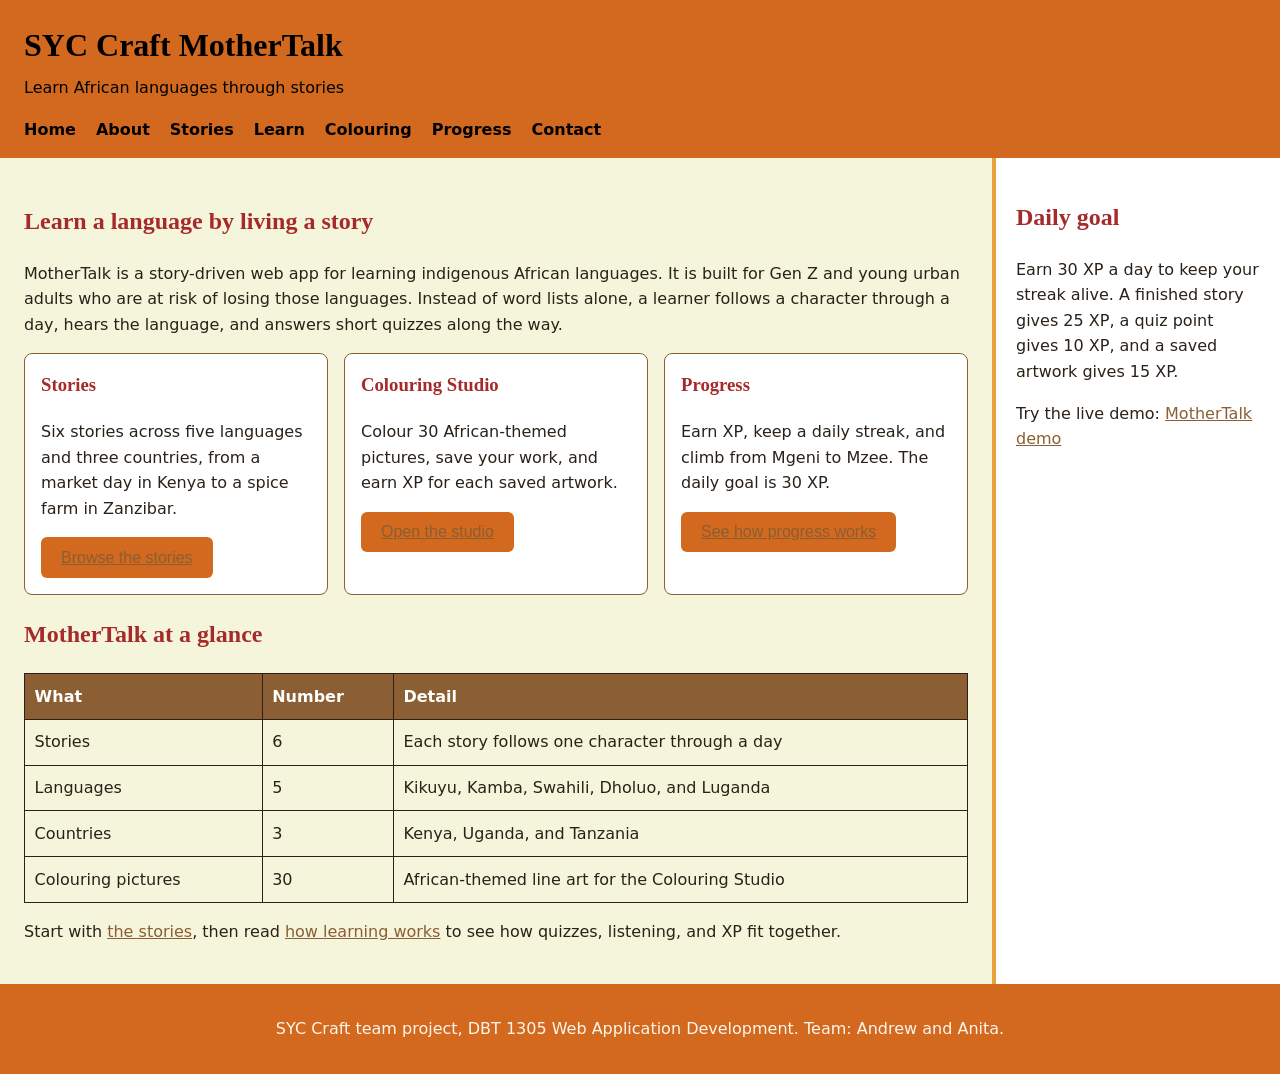
<file: index.html>
<!DOCTYPE html>
<html lang="en">
<head>
<meta charset="utf-8">
<meta name="viewport" content="width=device-width, initial-scale=1">
<title>Home | SYC Craft MotherTalk</title>
<link rel="stylesheet" href="css/style.css">
</head>
<body>
<header>
<h1>SYC Craft MotherTalk</h1>
<p>Learn African languages through stories</p>
<nav><ul><li><a href="index.html">Home</a></li><li><a href="about.html">About</a></li><li><a href="stories.html">Stories</a></li><li><a href="learn.html">Learn</a></li><li><a href="color.html">Colouring</a></li><li><a href="progress.html">Progress</a></li><li><a href="contact.html">Contact</a></li></ul></nav>
</header>
<main>
<h2>Learn a language by living a story</h2>
<p>MotherTalk is a story-driven web app for learning indigenous African languages. It is built for Gen Z and young urban adults who are at risk of losing those languages. Instead of word lists alone, a learner follows a character through a day, hears the language, and answers short quizzes along the way.</p>
<div class="card-row">
<article class="card"><h3>Stories</h3><p>Six stories across five languages and three countries, from a market day in Kenya to a spice farm in Zanzibar.</p><button type="btn primary"><a href="stories.html">Browse the stories</a></button></article>
<article class="card"><h3>Colouring Studio</h3><p>Colour 30 African-themed pictures, save your work, and earn XP for each saved artwork.</p><button type="btn primary"><a href="colouring.html">Open the studio</a></button></article>
<article class="card"><h3>Progress</h3><p>Earn XP, keep a daily streak, and climb from Mgeni to Mzee. The daily goal is 30 XP.</p><button type="btn primary"><a href="progress.html">See how progress works</a></button></article>
</div>
<h2>MotherTalk at a glance</h2>
<div class="table-scroll"><table>
<tr><th>What</th><th>Number</th><th>Detail</th></tr>
<tr><td>Stories</td><td>6</td><td>Each story follows one character through a day</td></tr>
<tr><td>Languages</td><td>5</td><td>Kikuyu, Kamba, Swahili, Dholuo, and Luganda</td></tr>
<tr><td>Countries</td><td>3</td><td>Kenya, Uganda, and Tanzania</td></tr>
<tr><td>Colouring pictures</td><td>30</td><td>African-themed line art for the Colouring Studio</td></tr>
</table></div>
<p>Start with <a href="stories.html">the stories</a>, then read <a href="learn.html">how learning works</a> to see how quizzes, listening, and XP fit together.</p>
</main>
<aside>
<h2>Daily goal</h2>
<p>Earn 30 XP a day to keep your streak alive. A finished story gives 25 XP, a quiz point gives 10 XP, and a saved artwork gives 15 XP.</p>
<p>Try the live demo: <a href="https://andrewshedrack-ddg.github.io/Mother-Talk/">MotherTalk demo</a></p>
</aside>
<footer>
<p>SYC Craft team project, DBT 1305 Web Application Development. Team: Andrew and Anita.</p>
</footer>
</body>
</html>
</file>
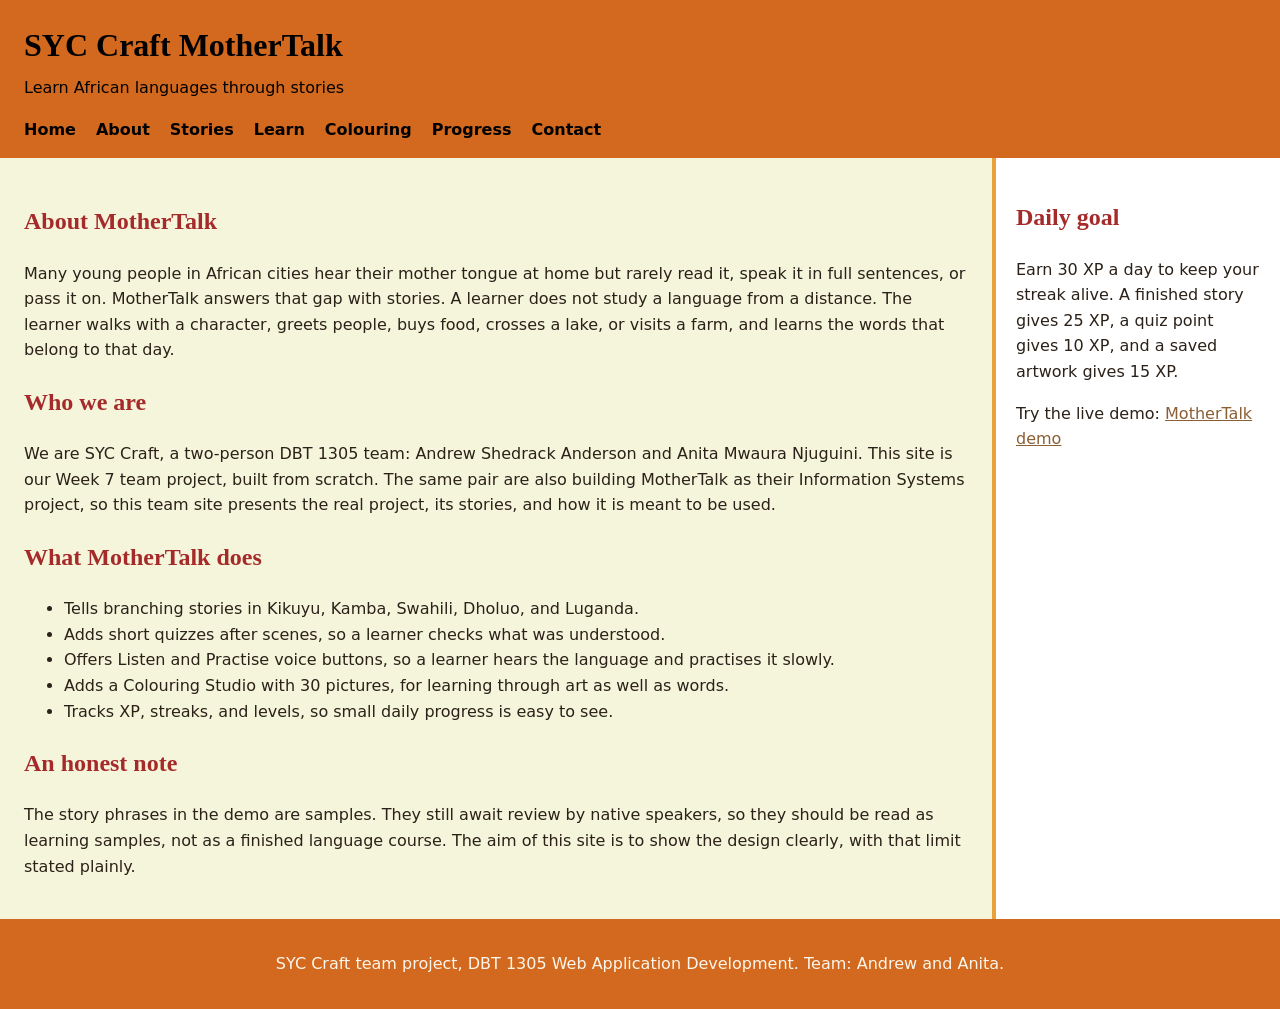
<file: about.html>
<!DOCTYPE html>
<html lang="en">
<head>
<meta charset="utf-8">
<meta name="viewport" content="width=device-width, initial-scale=1">
<title>About | SYC Craft MotherTalk</title>
<link rel="stylesheet" href="css/style.css">
</head>
<body>
<header>
<h1>SYC Craft MotherTalk</h1>
<p>Learn African languages through stories</p>
<nav><ul><li><a href="index.html">Home</a></li><li><a href="about.html">About</a></li><li><a href="stories.html">Stories</a></li><li><a href="learn.html">Learn</a></li><li><a href="color.html">Colouring</a></li><li><a href="progress.html">Progress</a></li><li><a href="contact.html">Contact</a></li></ul></nav>
</header>
<main>
<h2>About MotherTalk</h2>
<p>Many young people in African cities hear their mother tongue at home but rarely read it, speak it in full sentences, or pass it on. MotherTalk answers that gap with stories. A learner does not study a language from a distance. The learner walks with a character, greets people, buys food, crosses a lake, or visits a farm, and learns the words that belong to that day.</p>
<h2>Who we are</h2>
<p>We are SYC Craft, a two-person DBT 1305 team: Andrew Shedrack Anderson and Anita Mwaura Njuguini. This site is our Week 7 team project, built from scratch. The same pair are also building MotherTalk as their Information Systems project, so this team site presents the real project, its stories, and how it is meant to be used.</p>
<h2>What MotherTalk does</h2>
<ul>
<li>Tells branching stories in Kikuyu, Kamba, Swahili, Dholuo, and Luganda.</li>
<li>Adds short quizzes after scenes, so a learner checks what was understood.</li>
<li>Offers Listen and Practise voice buttons, so a learner hears the language and practises it slowly.</li>
<li>Adds a Colouring Studio with 30 pictures, for learning through art as well as words.</li>
<li>Tracks XP, streaks, and levels, so small daily progress is easy to see.</li>
</ul>
<h2>An honest note</h2>
<p>The story phrases in the demo are samples. They still await review by native speakers, so they should be read as learning samples, not as a finished language course. The aim of this site is to show the design clearly, with that limit stated plainly.</p>
</main>
<aside>
<h2>Daily goal</h2>
<p>Earn 30 XP a day to keep your streak alive. A finished story gives 25 XP, a quiz point gives 10 XP, and a saved artwork gives 15 XP.</p>
<p>Try the live demo: <a href="https://andrewshedrack-ddg.github.io/Mother-Talk/">MotherTalk demo</a></p>
</aside>
<footer>
<p>SYC Craft team project, DBT 1305 Web Application Development. Team: Andrew and Anita.</p>
</footer>
</body>
</html>
</file>
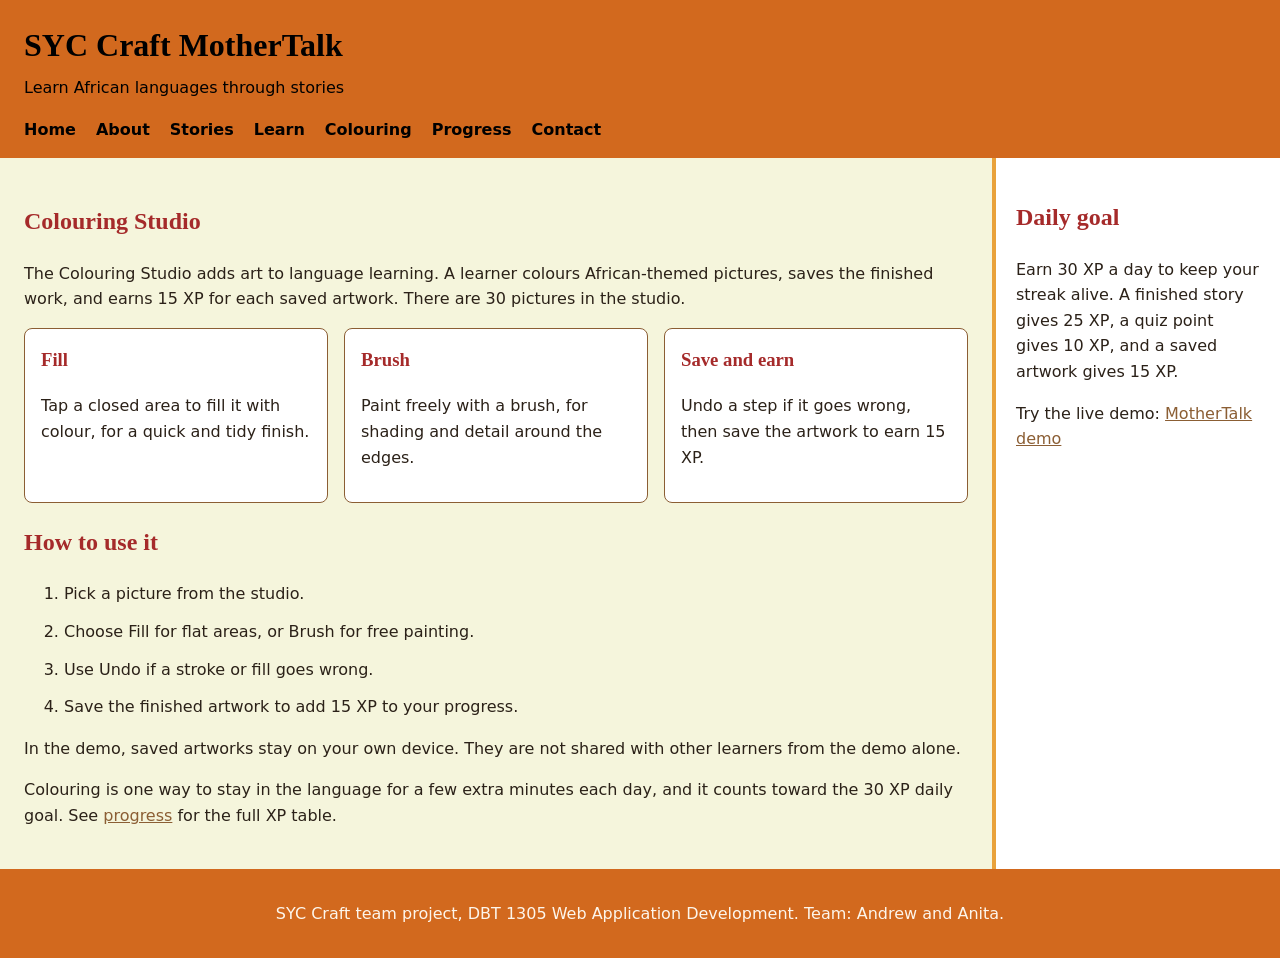
<file: color.html>
<!DOCTYPE html>
<html lang="en">
<head>
<meta charset="utf-8">
<meta name="viewport" content="width=device-width, initial-scale=1">
<title>Colouring | SYC Craft MotherTalk</title>
<link rel="stylesheet" href="css/style.css">
</head>
<body>
<header>
<h1>SYC Craft MotherTalk</h1>
<p>Learn African languages through stories</p>
<nav><ul><li><a href="index.html">Home</a></li><li><a href="about.html">About</a></li><li><a href="stories.html">Stories</a></li><li><a href="learn.html">Learn</a></li><li><a href="colouring.html">Colouring</a></li><li><a href="progress.html">Progress</a></li><li><a href="contact.html">Contact</a></li></ul></nav>
</header>
<main>
<h2>Colouring Studio</h2>
<p>The Colouring Studio adds art to language learning. A learner colours African-themed pictures, saves the finished work, and earns 15 XP for each saved artwork. There are 30 pictures in the studio.</p>
<div class="card-row">
<article class="card"><h3>Fill</h3><p>Tap a closed area to fill it with colour, for a quick and tidy finish.</p></article>
<article class="card"><h3>Brush</h3><p>Paint freely with a brush, for shading and detail around the edges.</p></article>
<article class="card"><h3>Save and earn</h3><p>Undo a step if it goes wrong, then save the artwork to earn 15 XP.</p></article>
</div>
<h2>How to use it</h2>
<ol class="steps">
<li>Pick a picture from the studio.</li>
<li>Choose Fill for flat areas, or Brush for free painting.</li>
<li>Use Undo if a stroke or fill goes wrong.</li>
<li>Save the finished artwork to add 15 XP to your progress.</li>
</ol>
<p>In the demo, saved artworks stay on your own device. They are not shared with other learners from the demo alone.</p>
<p>Colouring is one way to stay in the language for a few extra minutes each day, and it counts toward the 30 XP daily goal. See <a href="progress.html">progress</a> for the full XP table.</p>
</main>
<aside>
<h2>Daily goal</h2>
<p>Earn 30 XP a day to keep your streak alive. A finished story gives 25 XP, a quiz point gives 10 XP, and a saved artwork gives 15 XP.</p>
<p>Try the live demo: <a href="https://andrewshedrack-ddg.github.io/Mother-Talk/">MotherTalk demo</a></p>
</aside>
<footer>
<p>SYC Craft team project, DBT 1305 Web Application Development. Team: Andrew and Anita.</p>
</footer>
</body>
</html>
</file>
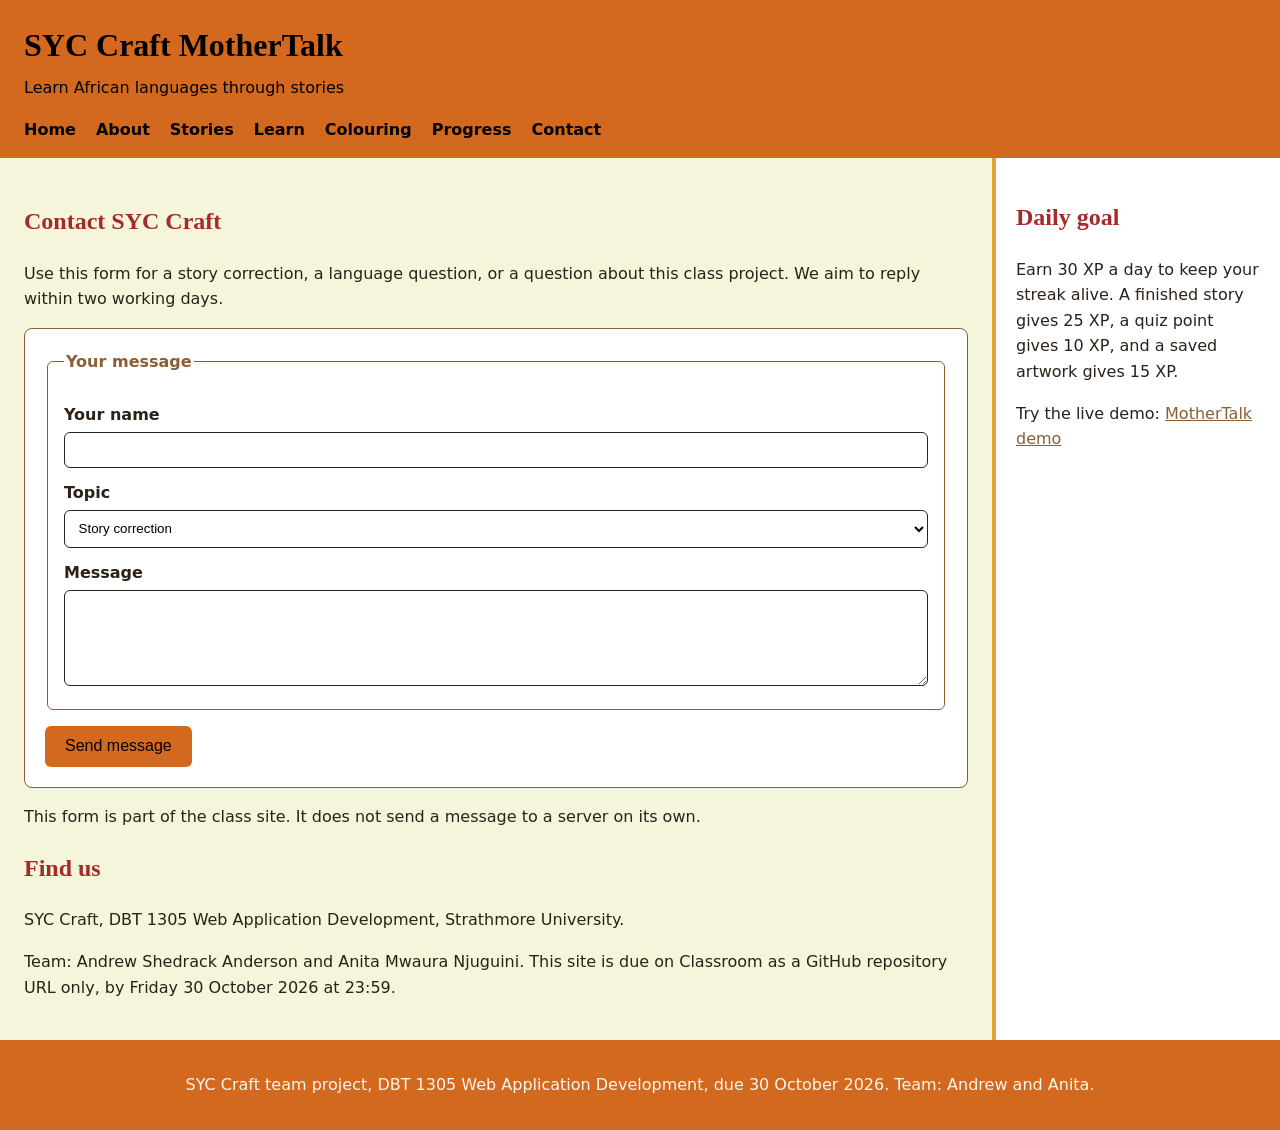
<file: contact.html>
<!DOCTYPE html>
<html lang="en">
<head>
<meta charset="utf-8">
<meta name="viewport" content="width=device-width, initial-scale=1">
<title>Contact | SYC Craft MotherTalk</title>
<link rel="stylesheet" href="css/style.css">
</head>
<body>
<header>
<h1>SYC Craft MotherTalk</h1>
<p>Learn African languages through stories</p>
<nav><ul><li><a href="index.html">Home</a></li><li><a href="about.html">About</a></li><li><a href="stories.html">Stories</a></li><li><a href="learn.html">Learn</a></li><li><a href="colouring.html">Colouring</a></li><li><a href="progress.html">Progress</a></li><li><a href="contact.html">Contact</a></li></ul></nav>
</header>
<main>
<h2>Contact SYC Craft</h2>
<p>Use this form for a story correction, a language question, or a question about this class project. We aim to reply within two working days.</p>
<form action="index.html" method="get">
<fieldset><legend>Your message</legend>
<label for="contact-name">Your name</label><input id="contact-name" name="name" type="text" required>
<label for="contact-topic">Topic</label><select id="contact-topic" name="topic"><option>Story correction</option><option>Language question</option><option>Question about the project</option></select>
<label for="contact-msg">Message</label><textarea id="contact-msg" name="message" rows="5" required></textarea>
</fieldset>
<button type="submit">Send message</button>
</form>
<p>This form is part of the class site. It does not send a message to a server on its own.</p>
<h2>Find us</h2>
<p>SYC Craft, DBT 1305 Web Application Development, Strathmore University.</p>
<p>Team: Andrew Shedrack Anderson and Anita Mwaura Njuguini. This site is due on Classroom as a GitHub repository URL only, by Friday 30 October 2026 at 23:59.</p>
</main>
<aside>
<h2>Daily goal</h2>
<p>Earn 30 XP a day to keep your streak alive. A finished story gives 25 XP, a quiz point gives 10 XP, and a saved artwork gives 15 XP.</p>
<p>Try the live demo: <a href="https://andrewshedrack-ddg.github.io/Mother-Talk/">MotherTalk demo</a></p>
</aside>
<footer>
<p>SYC Craft team project, DBT 1305 Web Application Development, due 30 October 2026. Team: Andrew and Anita.</p>
</footer>
</body>
</html>
</file>
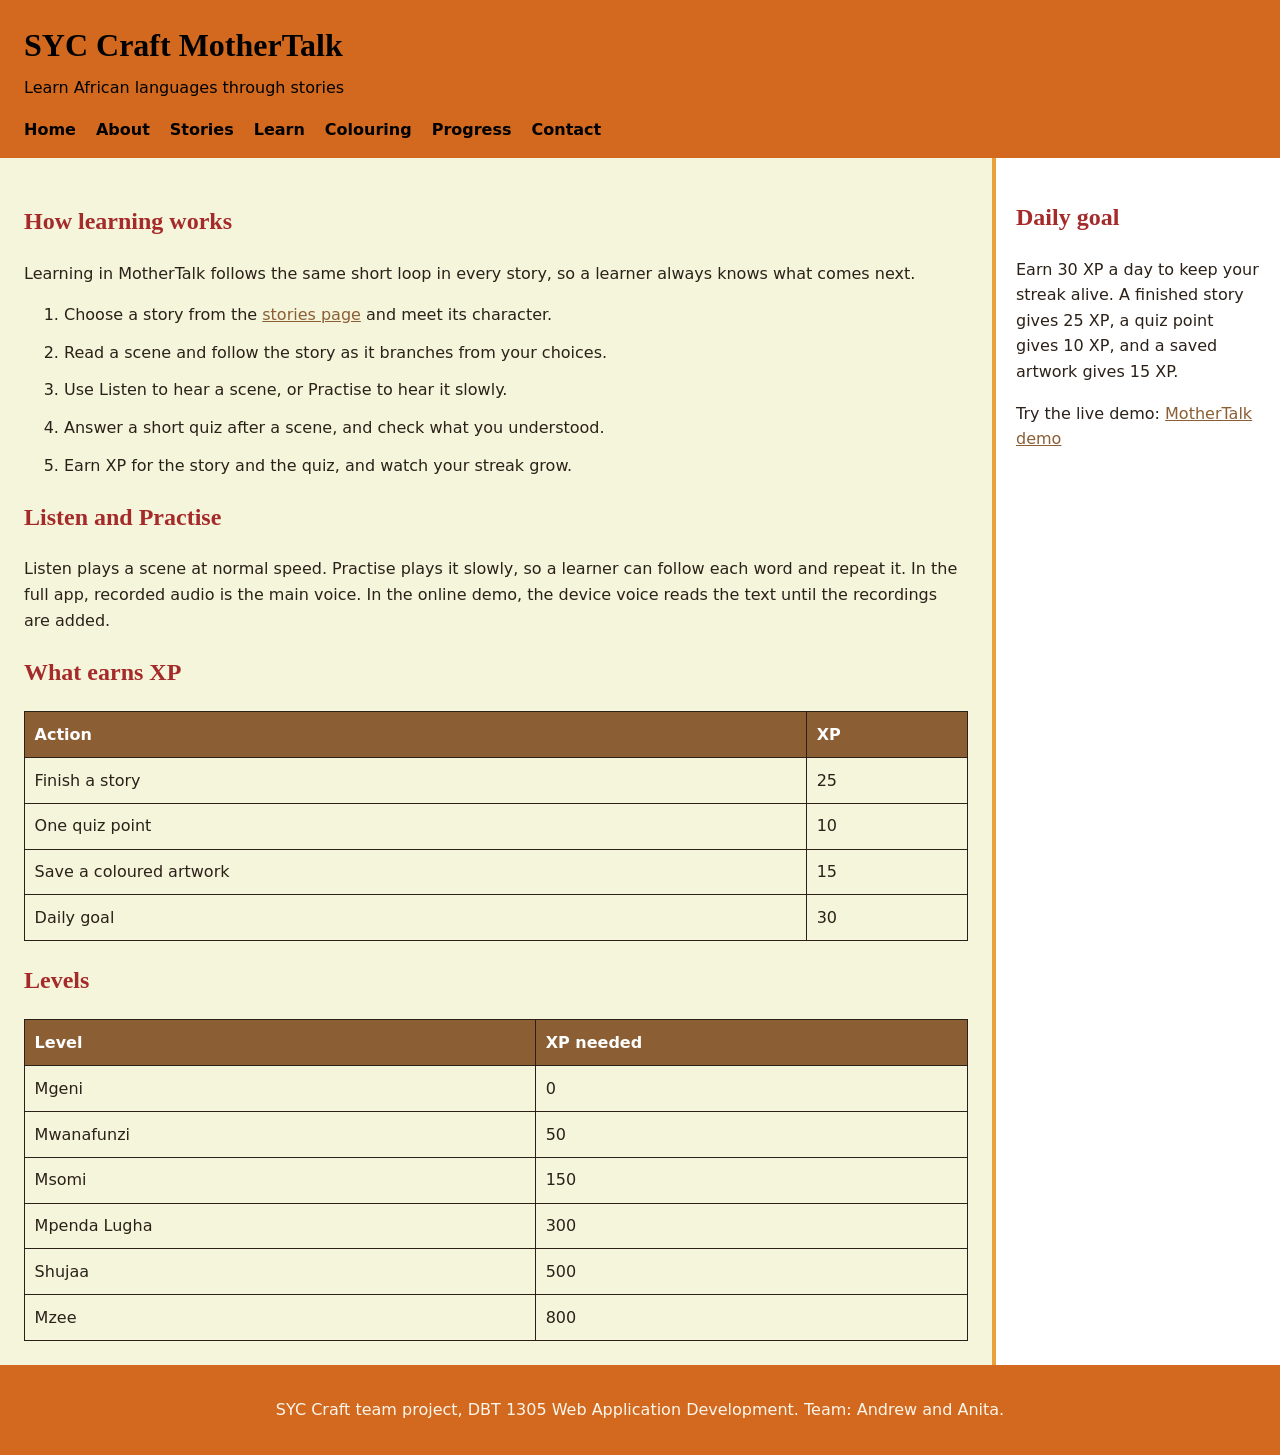
<file: learn.html>
<!DOCTYPE html>
<html lang="en">
<head>
<meta charset="utf-8">
<meta name="viewport" content="width=device-width, initial-scale=1">
<title>Learn | SYC Craft MotherTalk</title>
<link rel="stylesheet" href="css/style.css">
</head>
<body>
<header>
<h1>SYC Craft MotherTalk</h1>
<p>Learn African languages through stories</p>
<nav><ul><li><a href="index.html">Home</a></li><li><a href="about.html">About</a></li><li><a href="stories.html">Stories</a></li><li><a href="learn.html">Learn</a></li><li><a href="color.html">Colouring</a></li><li><a href="progress.html">Progress</a></li><li><a href="contact.html">Contact</a></li></ul></nav>
</header>
<main>
<h2>How learning works</h2>
<p>Learning in MotherTalk follows the same short loop in every story, so a learner always knows what comes next.</p>
<ol class="steps">
<li>Choose a story from the <a href="stories.html">stories page</a> and meet its character.</li>
<li>Read a scene and follow the story as it branches from your choices.</li>
<li>Use Listen to hear a scene, or Practise to hear it slowly.</li>
<li>Answer a short quiz after a scene, and check what you understood.</li>
<li>Earn XP for the story and the quiz, and watch your streak grow.</li>
</ol>
<h2>Listen and Practise</h2>
<p>Listen plays a scene at normal speed. Practise plays it slowly, so a learner can follow each word and repeat it. In the full app, recorded audio is the main voice. In the online demo, the device voice reads the text until the recordings are added.</p>
<h2>What earns XP</h2>
<div class="table-scroll"><table>
<tr><th>Action</th><th>XP</th></tr>
<tr><td>Finish a story</td><td>25</td></tr>
<tr><td>One quiz point</td><td>10</td></tr>
<tr><td>Save a coloured artwork</td><td>15</td></tr>
<tr><td>Daily goal</td><td>30</td></tr>
</table></div>
<h2>Levels</h2>
<div class="table-scroll"><table>
<tr><th>Level</th><th>XP needed</th></tr>
<tr><td>Mgeni</td><td>0</td></tr>
<tr><td>Mwanafunzi</td><td>50</td></tr>
<tr><td>Msomi</td><td>150</td></tr>
<tr><td>Mpenda Lugha</td><td>300</td></tr>
<tr><td>Shujaa</td><td>500</td></tr>
<tr><td>Mzee</td><td>800</td></tr>
</table></div>
</main>
<aside>
<h2>Daily goal</h2>
<p>Earn 30 XP a day to keep your streak alive. A finished story gives 25 XP, a quiz point gives 10 XP, and a saved artwork gives 15 XP.</p>
<p>Try the live demo: <a href="https://andrewshedrack-ddg.github.io/Mother-Talk/">MotherTalk demo</a></p>
</aside>
<footer>
<p>SYC Craft team project, DBT 1305 Web Application Development. Team: Andrew and Anita.</p>
</footer>
</body>
</html>
</file>
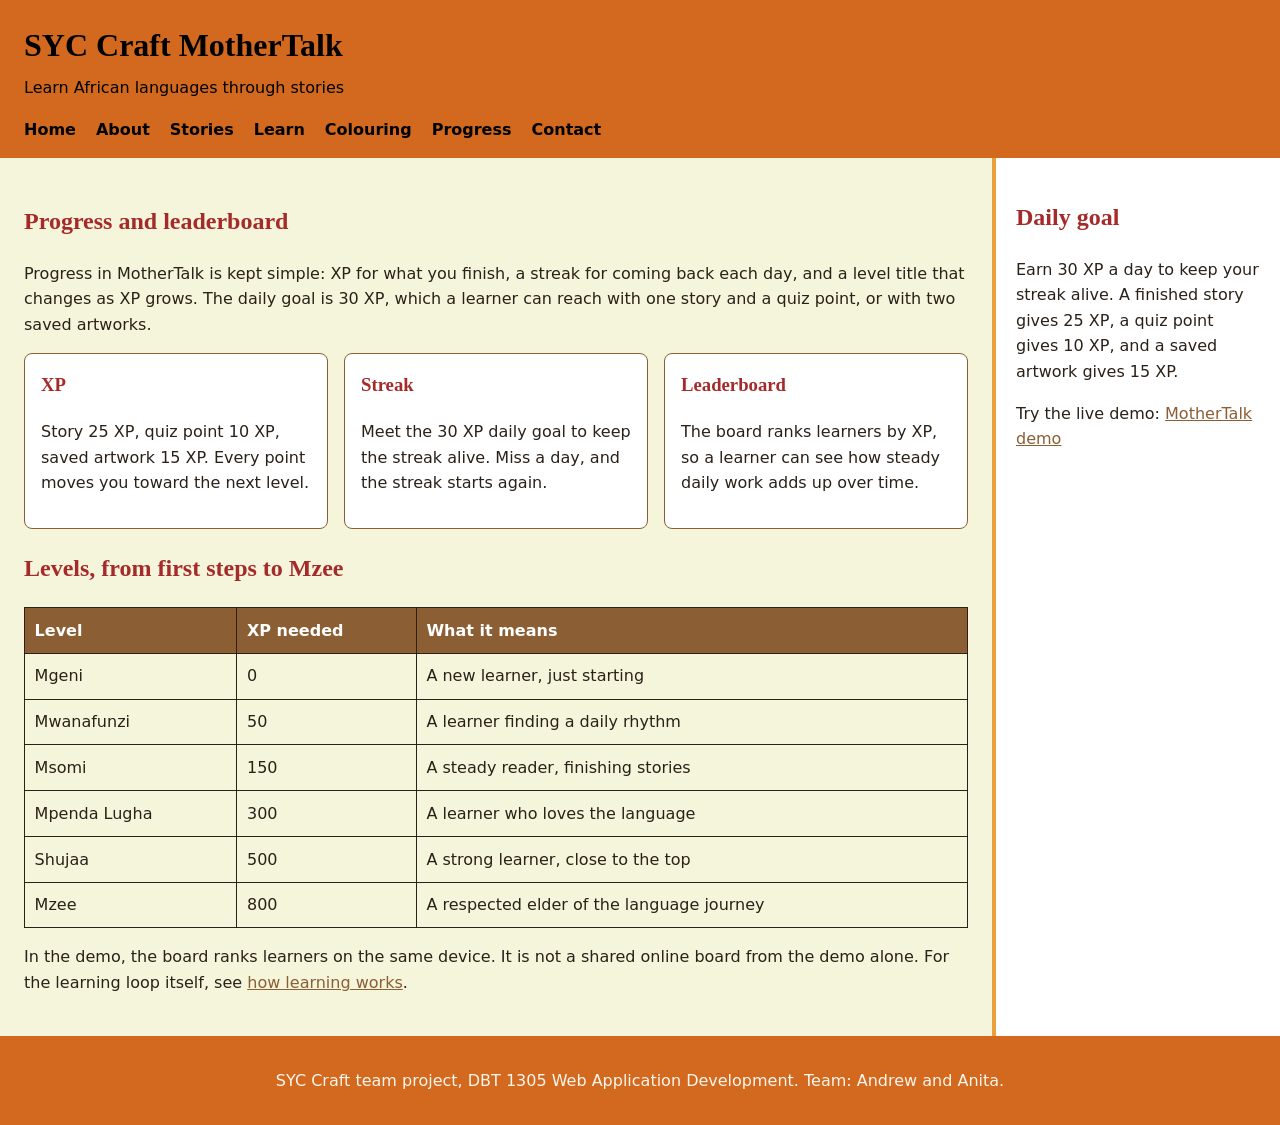
<file: progress.html>
<!DOCTYPE html>
<html lang="en">
<head>
<meta charset="utf-8">
<meta name="viewport" content="width=device-width, initial-scale=1">
<title>Progress | SYC Craft MotherTalk</title>
<link rel="stylesheet" href="css/style.css">
</head>
<body>
<header>
<h1>SYC Craft MotherTalk</h1>
<p>Learn African languages through stories</p>
<nav><ul><li><a href="index.html">Home</a></li><li><a href="about.html">About</a></li><li><a href="stories.html">Stories</a></li><li><a href="learn.html">Learn</a></li><li><a href="color.html">Colouring</a></li><li><a href="progress.html">Progress</a></li><li><a href="contact.html">Contact</a></li></ul></nav>
</header>
<main>
<h2>Progress and leaderboard</h2>
<p>Progress in MotherTalk is kept simple: XP for what you finish, a streak for coming back each day, and a level title that changes as XP grows. The daily goal is 30 XP, which a learner can reach with one story and a quiz point, or with two saved artworks.</p>
<div class="card-row">
<article class="card"><h3>XP</h3><p>Story 25 XP, quiz point 10 XP, saved artwork 15 XP. Every point moves you toward the next level.</p></article>
<article class="card"><h3>Streak</h3><p>Meet the 30 XP daily goal to keep the streak alive. Miss a day, and the streak starts again.</p></article>
<article class="card"><h3>Leaderboard</h3><p>The board ranks learners by XP, so a learner can see how steady daily work adds up over time.</p></article>
</div>
<h2>Levels, from first steps to Mzee</h2>
<div class="table-scroll"><table>
<tr><th>Level</th><th>XP needed</th><th>What it means</th></tr>
<tr><td>Mgeni</td><td>0</td><td>A new learner, just starting</td></tr>
<tr><td>Mwanafunzi</td><td>50</td><td>A learner finding a daily rhythm</td></tr>
<tr><td>Msomi</td><td>150</td><td>A steady reader, finishing stories</td></tr>
<tr><td>Mpenda Lugha</td><td>300</td><td>A learner who loves the language</td></tr>
<tr><td>Shujaa</td><td>500</td><td>A strong learner, close to the top</td></tr>
<tr><td>Mzee</td><td>800</td><td>A respected elder of the language journey</td></tr>
</table></div>
<p>In the demo, the board ranks learners on the same device. It is not a shared online board from the demo alone. For the learning loop itself, see <a href="learn.html">how learning works</a>.</p>
</main>
<aside>
<h2>Daily goal</h2>
<p>Earn 30 XP a day to keep your streak alive. A finished story gives 25 XP, a quiz point gives 10 XP, and a saved artwork gives 15 XP.</p>
<p>Try the live demo: <a href="https://andrewshedrack-ddg.github.io/Mother-Talk/">MotherTalk demo</a></p>
</aside>
<footer>
<p>SYC Craft team project, DBT 1305 Web Application Development. Team: Andrew and Anita.</p>
</footer>
</body>
</html>
</file>
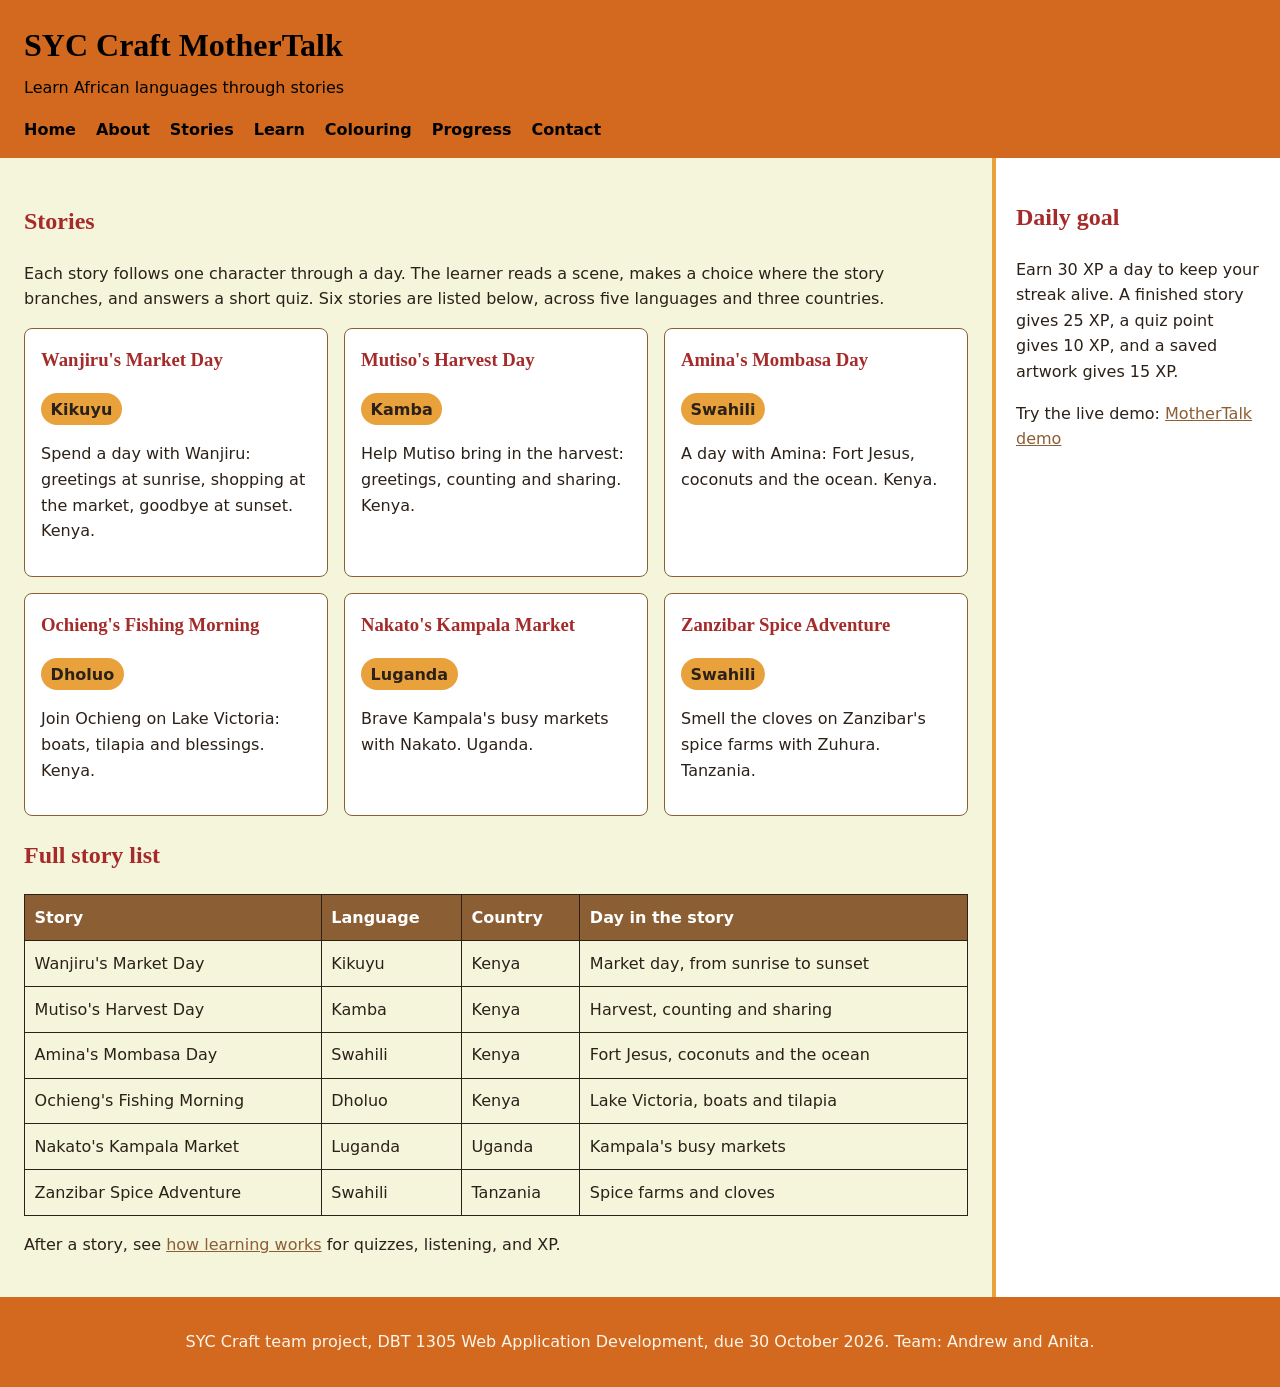
<file: stories.html>
<!DOCTYPE html>
<html lang="en">
<head>
<meta charset="utf-8">
<meta name="viewport" content="width=device-width, initial-scale=1">
<title>Stories | SYC Craft MotherTalk</title>
<link rel="stylesheet" href="css/style.css">
</head>
<body>
<header>
<h1>SYC Craft MotherTalk</h1>
<p>Learn African languages through stories</p>
<nav><ul><li><a href="index.html">Home</a></li><li><a href="about.html">About</a></li><li><a href="stories.html">Stories</a></li><li><a href="learn.html">Learn</a></li><li><a href="colouring.html">Colouring</a></li><li><a href="progress.html">Progress</a></li><li><a href="contact.html">Contact</a></li></ul></nav>
</header>
<main>
<h2>Stories</h2>
<p>Each story follows one character through a day. The learner reads a scene, makes a choice where the story branches, and answers a short quiz. Six stories are listed below, across five languages and three countries.</p>
<div class="card-row">
<article class="card"><h3>Wanjiru's Market Day</h3><p><span class="badge">Kikuyu</span></p><p>Spend a day with Wanjiru: greetings at sunrise, shopping at the market, goodbye at sunset. Kenya.</p></article>
<article class="card"><h3>Mutiso's Harvest Day</h3><p><span class="badge">Kamba</span></p><p>Help Mutiso bring in the harvest: greetings, counting and sharing. Kenya.</p></article>
<article class="card"><h3>Amina's Mombasa Day</h3><p><span class="badge">Swahili</span></p><p>A day with Amina: Fort Jesus, coconuts and the ocean. Kenya.</p></article>
<article class="card"><h3>Ochieng's Fishing Morning</h3><p><span class="badge">Dholuo</span></p><p>Join Ochieng on Lake Victoria: boats, tilapia and blessings. Kenya.</p></article>
<article class="card"><h3>Nakato's Kampala Market</h3><p><span class="badge">Luganda</span></p><p>Brave Kampala's busy markets with Nakato. Uganda.</p></article>
<article class="card"><h3>Zanzibar Spice Adventure</h3><p><span class="badge">Swahili</span></p><p>Smell the cloves on Zanzibar's spice farms with Zuhura. Tanzania.</p></article>
</div>
<h2>Full story list</h2>
<div class="table-scroll"><table>
<tr><th>Story</th><th>Language</th><th>Country</th><th>Day in the story</th></tr>
<tr><td>Wanjiru's Market Day</td><td>Kikuyu</td><td>Kenya</td><td>Market day, from sunrise to sunset</td></tr>
<tr><td>Mutiso's Harvest Day</td><td>Kamba</td><td>Kenya</td><td>Harvest, counting and sharing</td></tr>
<tr><td>Amina's Mombasa Day</td><td>Swahili</td><td>Kenya</td><td>Fort Jesus, coconuts and the ocean</td></tr>
<tr><td>Ochieng's Fishing Morning</td><td>Dholuo</td><td>Kenya</td><td>Lake Victoria, boats and tilapia</td></tr>
<tr><td>Nakato's Kampala Market</td><td>Luganda</td><td>Uganda</td><td>Kampala's busy markets</td></tr>
<tr><td>Zanzibar Spice Adventure</td><td>Swahili</td><td>Tanzania</td><td>Spice farms and cloves</td></tr>
</table></div>
<p>After a story, see <a href="learn.html">how learning works</a> for quizzes, listening, and XP.</p>
</main>
<aside>
<h2>Daily goal</h2>
<p>Earn 30 XP a day to keep your streak alive. A finished story gives 25 XP, a quiz point gives 10 XP, and a saved artwork gives 15 XP.</p>
<p>Try the live demo: <a href="https://andrewshedrack-ddg.github.io/Mother-Talk/">MotherTalk demo</a></p>
</aside>
<footer>
<p>SYC Craft team project, DBT 1305 Web Application Development, due 30 October 2026. Team: Andrew and Anita.</p>
</footer>
</body>
</html>
</file>
<file: css/style.css>
/* House style — main #8B5E34 ground #FDF6EC ink #2B2118 accent #E9A23B headings: Georgia, serif body: system-ui, sans-serif */

/* Member 1 shared blocks: house style, layout, phone */
* { box-sizing: border-box; }
body { margin: 0;
   background: beige;
    color: #2B2118;
     font-family: system-ui, -apple-system, Arial, sans-serif;
      line-height: 1.6;
       display: grid;
        grid-template-areas: "header header" "main aside" "footer footer";
         grid-template-columns: minmax(0, 1fr) 18rem; 
}
h1, h2, h3 { font-family: Georgia, serif;
   color: brown; }
a { 
  color: #8B5E34;
 }
header { 
  grid-area: header;
   background: chocolate;
    color:black;
     padding: 1rem 1.5rem; 
    }
header h1, header p { 
  color: black;
   margin: 0.25rem 0; 
  }
nav ul { 
  list-style: none;
   margin: 1rem 0 0;
    padding: 0;
     display: flex; 
     flex-wrap: wrap; 
     gap: 0.5rem 1.25rem; 
    }
nav a { 
  color: black;
   text-decoration: none; 
   font-weight: 600; 
  }
nav a:hover, nav a:focus { 
  text-decoration: underline;
 }
main { 
  grid-area: main;
   padding: 1.5rem;
    min-width: 0;
   }
aside { 
  grid-area: aside;
   background: #ffffff;
    border-left: 4px solid #E9A23B;
     padding: 1.25rem;
     }
footer { 
  grid-area: footer;
   background: chocolate;
    color: #FDF6EC;
     padding: 1rem 1.5rem;
      text-align: center;
     }
img, input, select, textarea { 
  max-width: 100%;
 }
input, select, textarea { width: 100%;
   padding: 0.6rem;
    border: 1px solid #2B2118;
     border-radius: 6px;
      background: #ffffff;
     }
button { 
  background:chocolate;
   color:black;
    border: none;
     padding: 0.7rem 1.25rem;
      border-radius: 6px; 
      font-size: 1rem;
       cursor: pointer; 
      }
button:hover, button:focus { 
  background: #E9A23B;
   color: black;
   }

.table-scroll { 
  overflow-x: auto;
 }
table { 
  border-collapse: collapse;
   width: 100%;
   }
th, td { 
  border: 1px solid #2B2118;
   padding: 0.6rem; text-align: left;
   }
th { 
  background: #8B5E34;
   color: #ffffff; 
  }

/* Andrew block: index, stories, contact */
.card-row { 
  display: flex; 
  flex-wrap: wrap;
   gap: 1rem;
   }
.card { background: #ffffff; 
  border: 1px solid #8B5E34;
   border-radius: 8px;
    padding: 1rem;
     flex: 1 1 16rem;
    }
.card h3 { 
  margin-top: 0;
 }
.badge { 
  display: inline-block;
   background: #E9A23B;
    color: #2B2118;
     padding: 0.2rem 0.6rem;
      border-radius: 20px;
       font-weight: 700;
       }

/* Anita block: about, learn, colouring, progress */
form { 
  background: #ffffff;
   border: 1px solid #8B5E34;
    border-radius: 8px; 
    padding: 1.25rem; 
  }
fieldset { 
  border: 1px solid #8B5E34;
   border-radius: 6px;
    margin-bottom: 1rem; 
    padding: 1rem; 
  }
legend { 
  font-weight: 700;
   color: #8B5E34;
   }
label {
   display: block;
    font-weight: 600;
     margin: 0.75rem 0 0.25rem;
     }
.steps li { 
  margin-bottom: 0.75rem;
 }

/* Anderson shared block: phone, last in the file */
@media (max-width: 700px) {
  body { 
    grid-template-areas: "header" "main" "aside" "footer"; 
    grid-template-columns: 1fr;
   }
  main, aside { 
    padding: 1rem;
   }
  nav ul { 
    flex-direction: column;
   }
}
</file>
